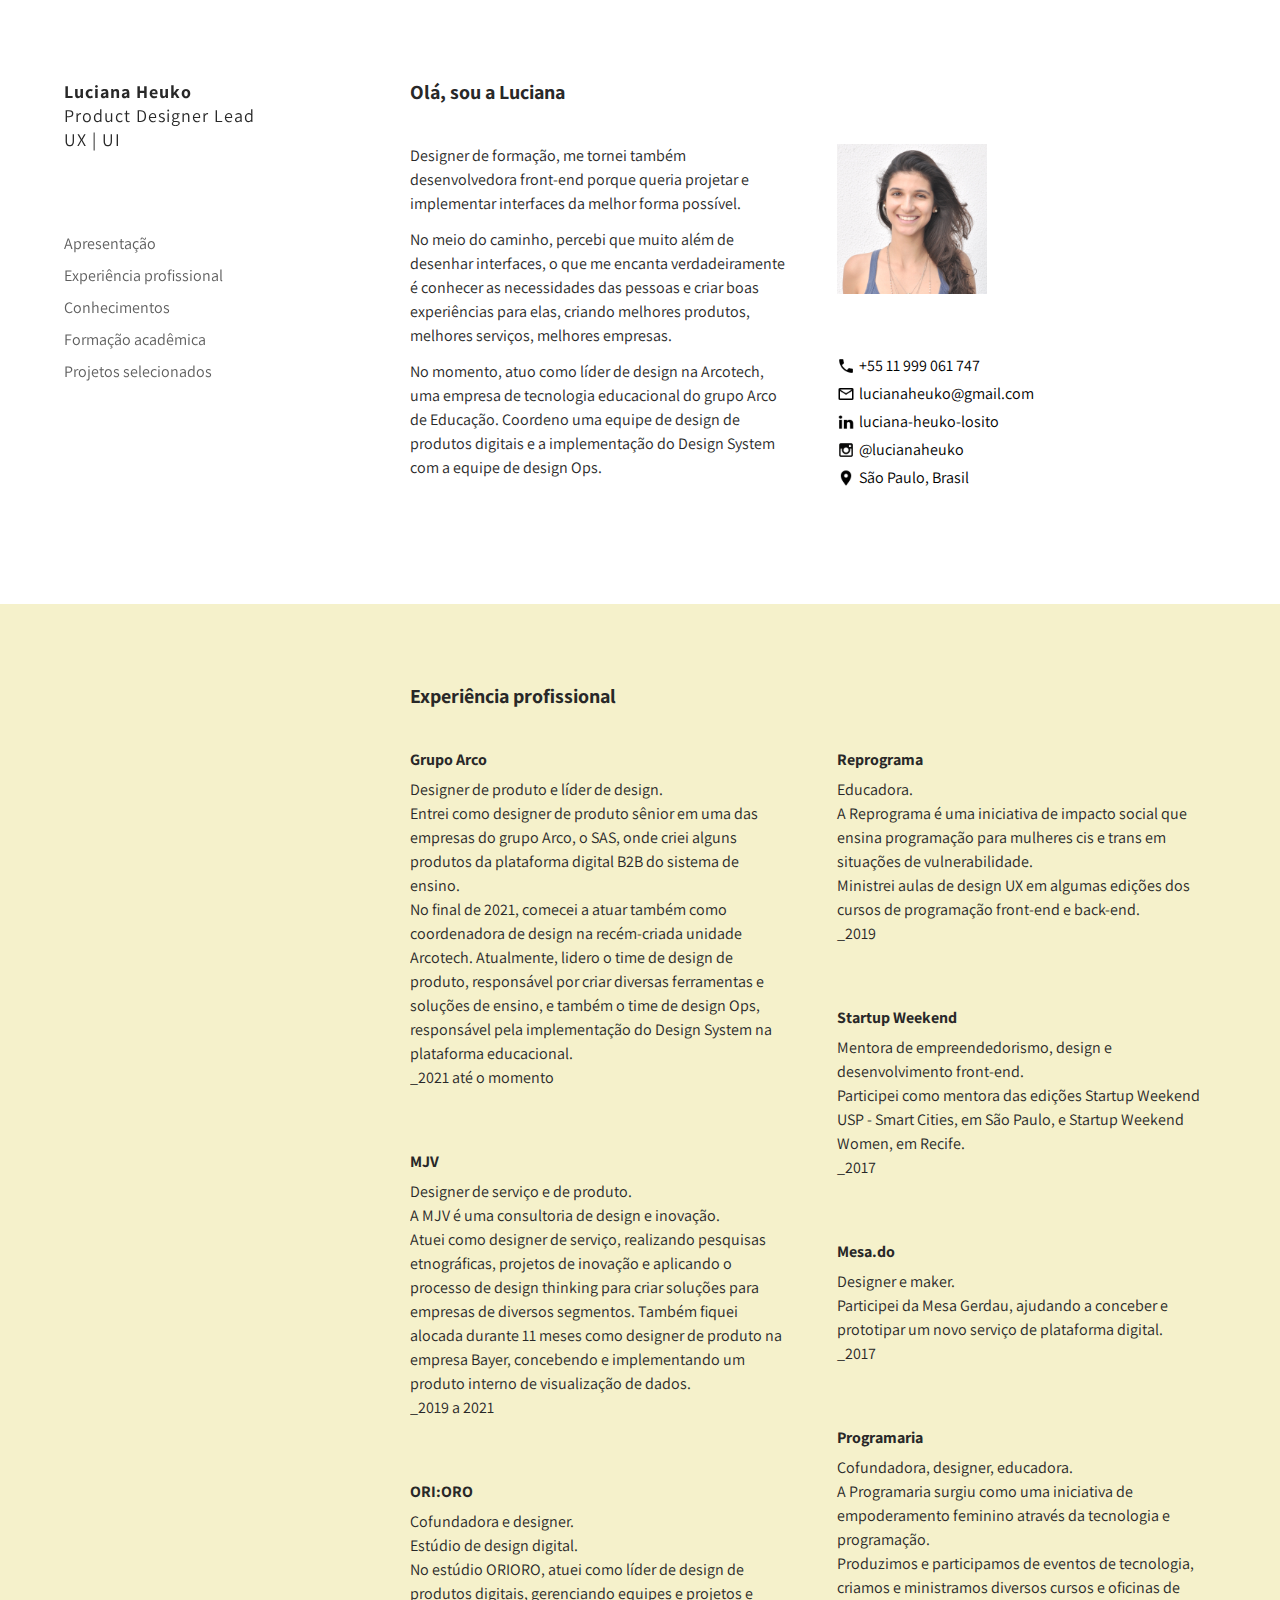
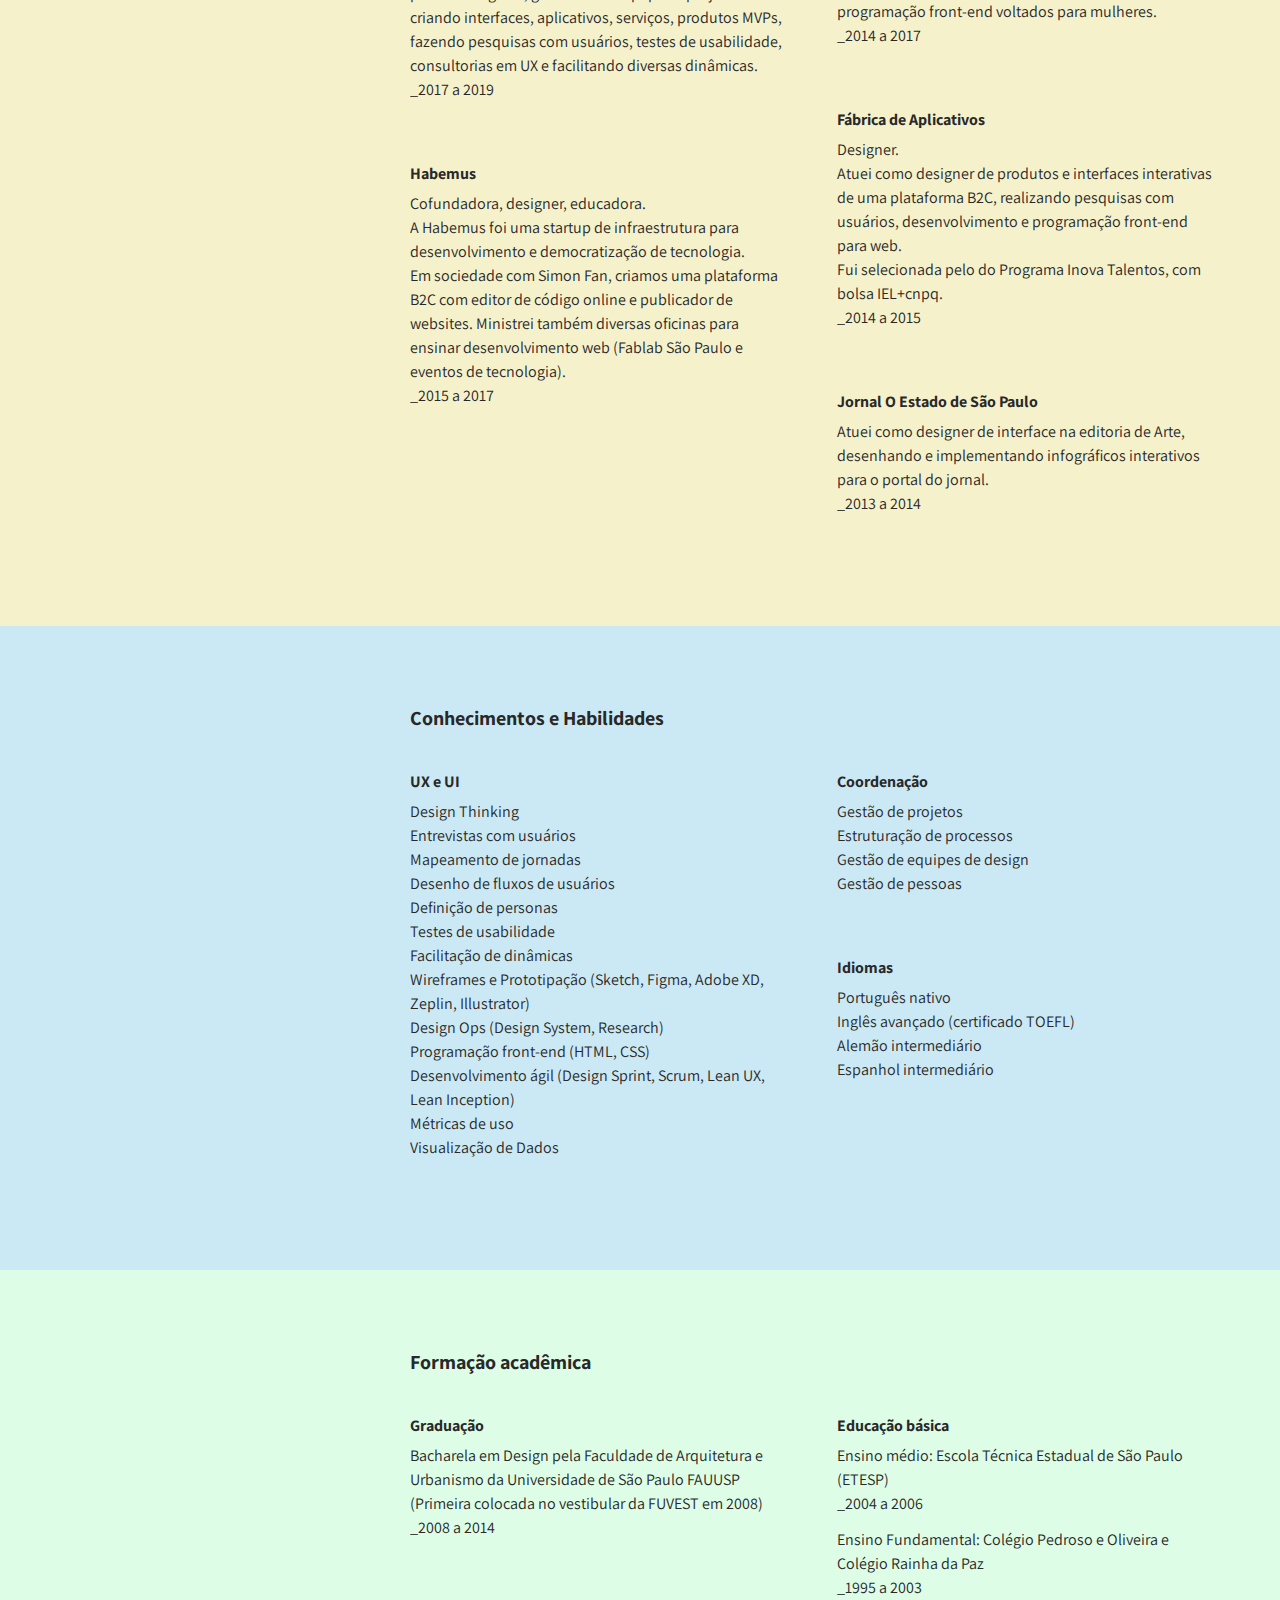
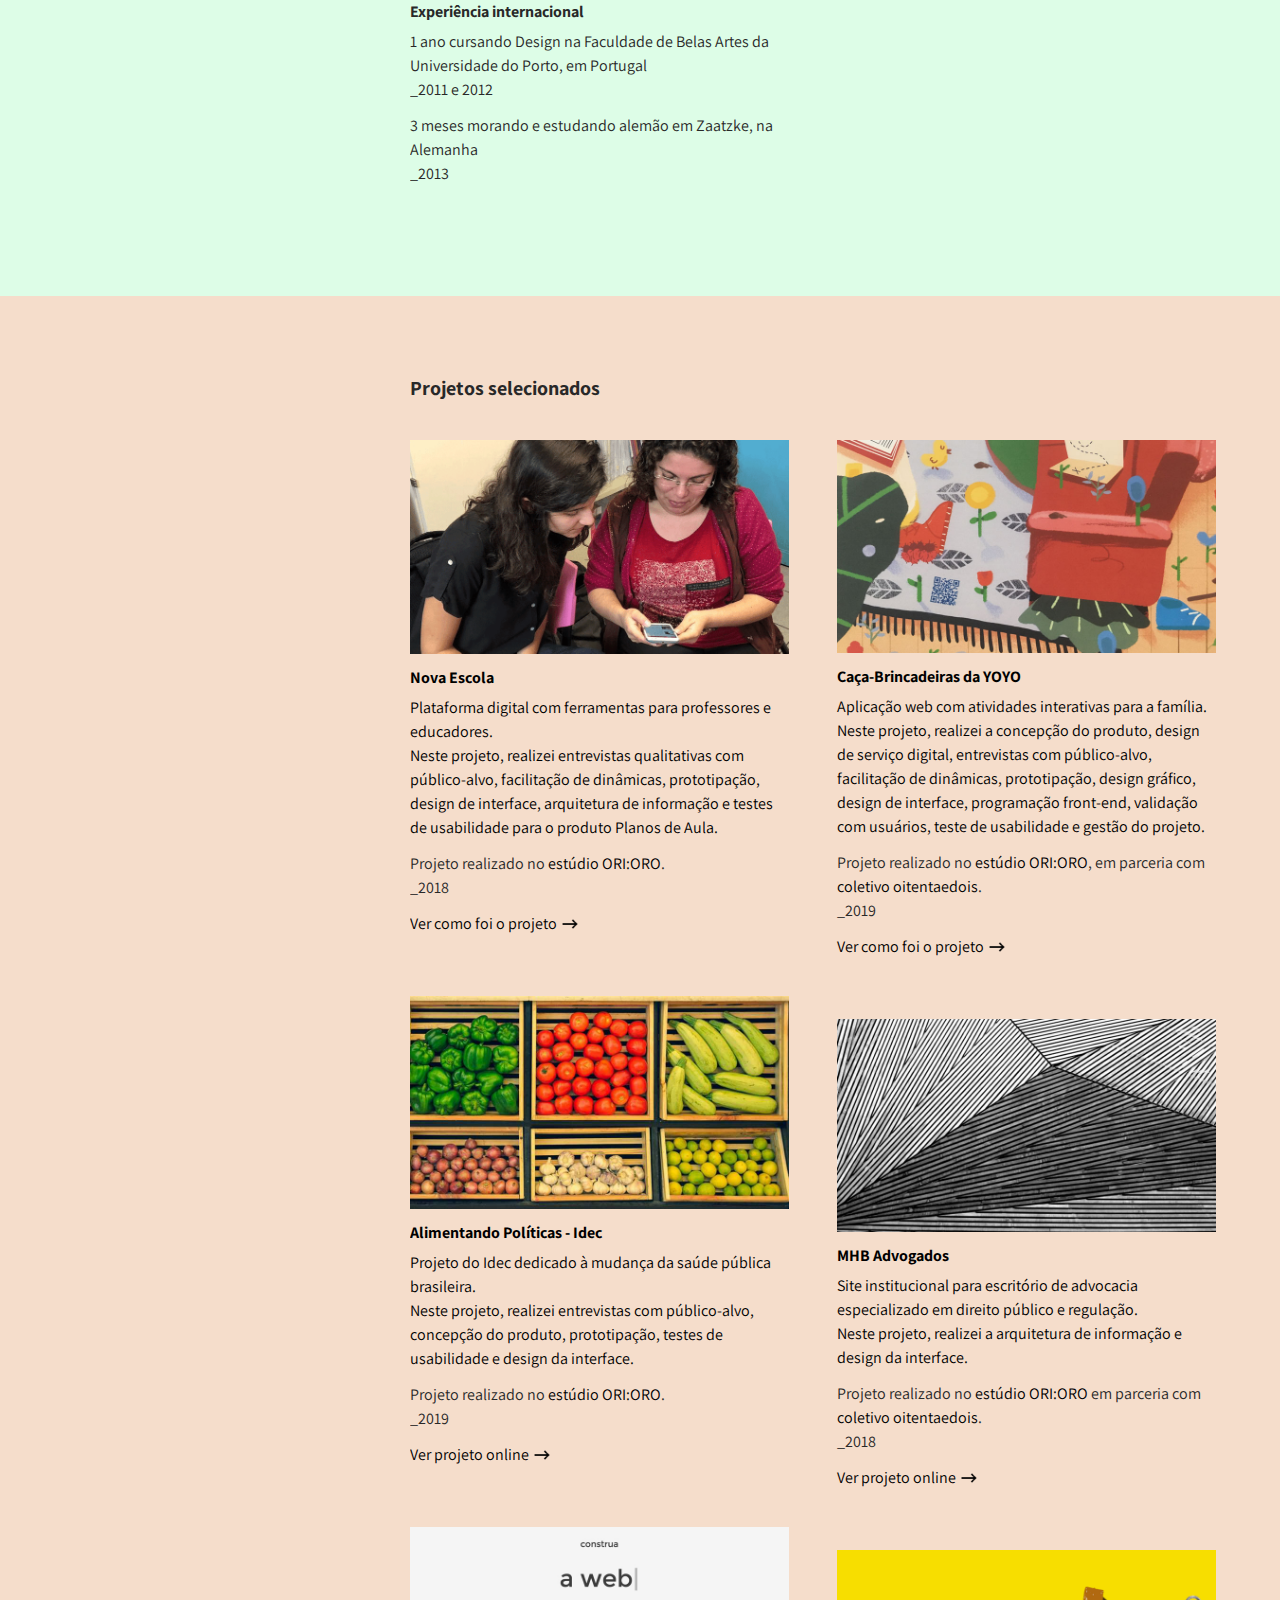
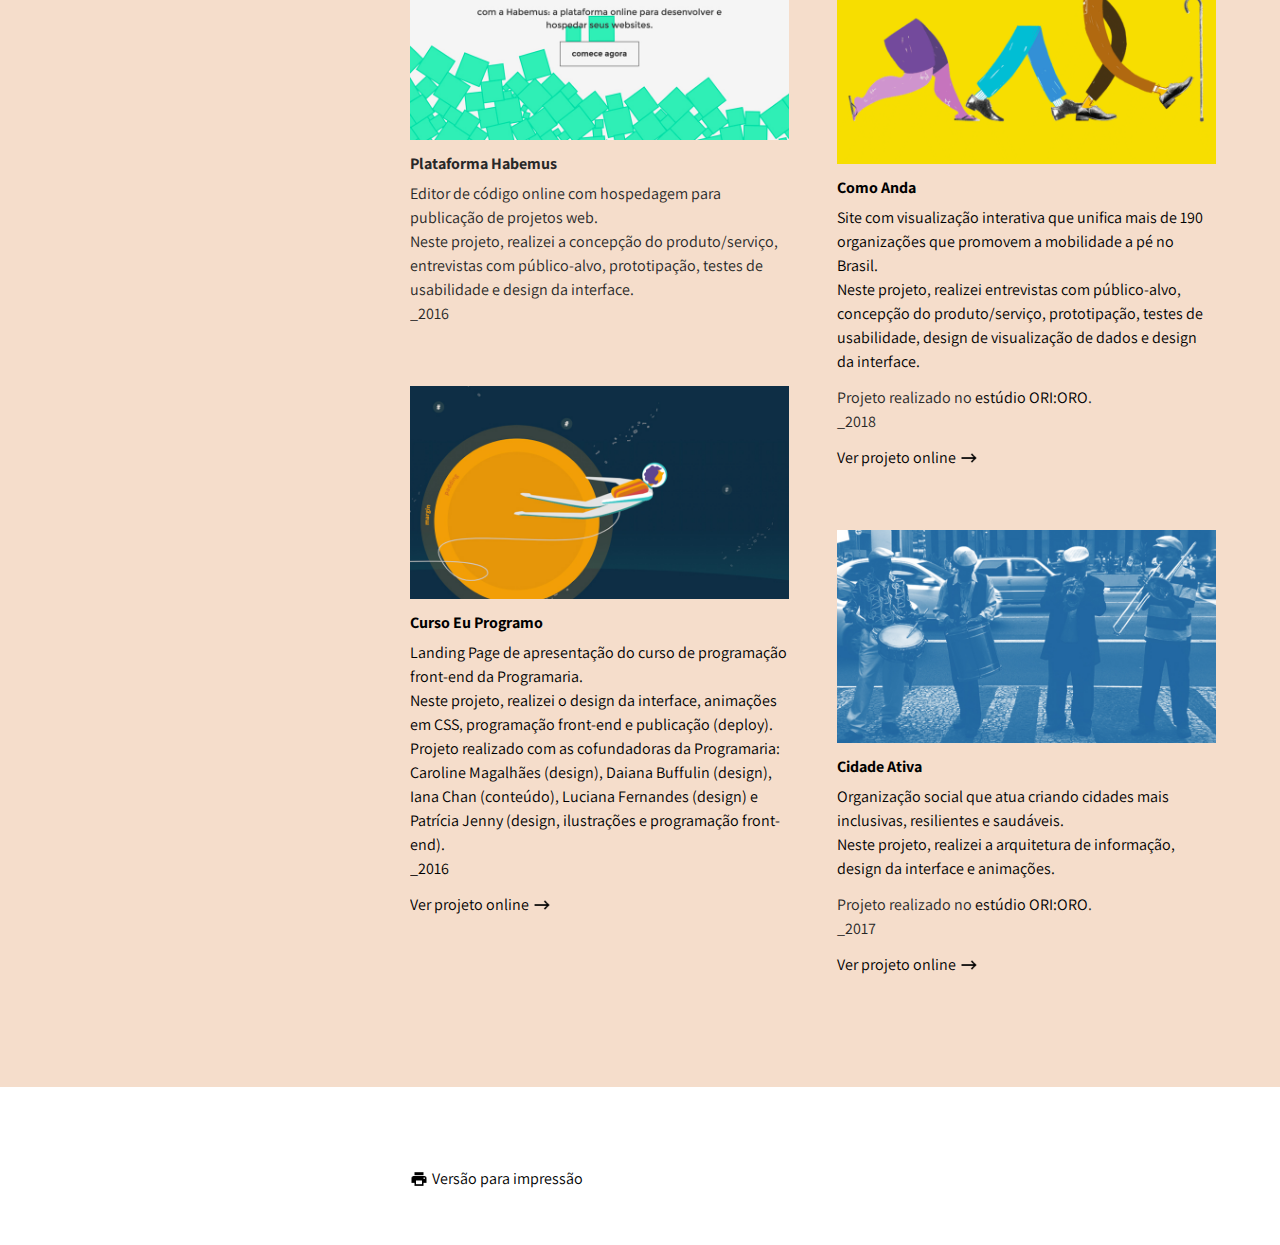
<file: index.html>
<!DOCTYPE html>
<html>
  <head>
    <meta charset="utf-8">
    <title>Luciana Heuko | Designer</title>
    <meta name="viewport" content="width=device-width, initial-scale=1">

    <meta property="og:title" content="Luciana Heuko | Designer">
    <meta property="og:description" content="Currículo e Portfolio.">
    <meta property="og:image" content="https://lucianaheuko.github.io/portfolio/resources/imagem-luciana-heuko.jpg">
    <meta property="og:url" content="https://lucianaheuko.github.io/portfolio/">

    <link href="https://fonts.googleapis.com/css?family=Assistant:400,700&display=swap" rel="stylesheet">

    <!-- ****** favicons do faviconit.com ****** -->
  	<link rel="shortcut icon" href="resources/favicon/favicon.ico">
  	<link rel="icon" sizes="16x16 32x32 64x64" href="resources/favicon/favicon.ico">
  	<link rel="icon" type="image/png" sizes="196x196" href="resources/favicon/favicon-192.png">
  	<link rel="icon" type="image/png" sizes="160x160" href="resources/favicon/favicon-160.png">
  	<link rel="icon" type="image/png" sizes="96x96" href="resources/favicon/favicon-96.png">
  	<link rel="icon" type="image/png" sizes="64x64" href="resources/favicon/favicon-64.png">
  	<link rel="icon" type="image/png" sizes="32x32" href="resources/favicon/favicon-32.png">
  	<link rel="icon" type="image/png" sizes="16x16" href="resources/favicon/favicon-16.png">
  	<link rel="apple-touch-icon" href="resources/favicon/favicon-57.png">
  	<link rel="apple-touch-icon" sizes="114x114" href="resources/favicon/favicon-114.png">
  	<link rel="apple-touch-icon" sizes="72x72" href="resources/favicon/favicon-72.png">
  	<link rel="apple-touch-icon" sizes="144x144" href="resources/favicon/favicon-144.png">
  	<link rel="apple-touch-icon" sizes="60x60" href="resources/favicon/favicon-60.png">
  	<link rel="apple-touch-icon" sizes="120x120" href="resources/favicon/favicon-120.png">
  	<link rel="apple-touch-icon" sizes="76x76" href="resources/favicon/favicon-76.png">
  	<link rel="apple-touch-icon" sizes="152x152" href="resources/favicon/favicon-152.png">
  	<link rel="apple-touch-icon" sizes="180x180" href="resources/favicon/favicon-180.png">
  	<meta name="msapplication-TileColor" content="#FFFFFF">
  	<meta name="msapplication-TileImage" content="resources/favicon/favicon-144.png">
  	<meta name="msapplication-config" content="resources/favicon/browserconfig.xml">
  	<!-- ****** favicons do faviconit.com ****** -->

    <link rel="stylesheet" href="style/reset.css">
    <link rel="stylesheet" href="style/style.css">
    <link rel="stylesheet" href="style/header.css">
    <link rel="stylesheet" href="style/column.css">

    <!-- Global site tag (gtag.js) - Google Analytics -->
    <script async src="https://www.googletagmanager.com/gtag/js?id=UA-152820750-1"></script>
    <script>
      window.dataLayer = window.dataLayer || [];
      function gtag(){dataLayer.push(arguments);}
      gtag('js', new Date());

      gtag('config', 'UA-152820750-1');
    </script>
  </head>
  <body>
    <div class="content-container">
      <header>
        <div class="fixed-content">
          <div class="identity">
            <strong>Luciana Heuko</strong><br>
            Product Designer Lead<br>
            UX | UI
          </div>
          <nav id="main-nav">
            <ul>
              <li><a href="#apresentacao" class="active">Apresentação</a></li>
              <li><a href="#experiencia-profissional">Experiência profissional</a></li>
              <li><a href="#conhecimentos-habilidades">Conhecimentos</a></li>
              <li><a href="#formacao-academica">Formação acadêmica</a></li>
              <li><a href="#projetos-selecionados">Projetos selecionados</a></li>
            </ul>
          </nav>
        </div>
      </header>
      <main id="main-content">
        <section id="apresentacao" class="bg-white">
          <h1>Olá, sou a Luciana</h1>
          <div class="columns">
            <div class="col-left">

              <div class="content-item">
                <p>
                  Designer de formação, me tornei também desenvolvedora front-end porque queria projetar e implementar interfaces da melhor forma possível.
                </p>
                <p>
                  No meio do caminho, percebi que muito além de desenhar interfaces, o que me encanta verdadeiramente é conhecer as necessidades das pessoas e criar boas experiências para elas, criando melhores produtos, melhores serviços, melhores empresas.
                </p>
                <p>
                  No momento, atuo como líder de design na Arcotech, uma empresa de tecnologia educacional do grupo Arco de Educação. Coordeno uma equipe de design de produtos digitais e a implementação do Design System com a equipe de design Ops.
                </p>
                <!-- <p>
                  Fui cofundadora e designer responsável do <a href="https://orioro.design/" target="_blank">estúdio ORI:ORO</a>. Ajudei empresas e empreendedores a imaginar, criar, melhorar, prototipar e validar produtos e serviços digitais, sempre com o objetivo de ver os usuários felizes. Também participei de iniciativas que apoiam a democratização e igualdade de gênero no meio da tecnologia.
                </p> -->

              </div>

            </div>
            <div class="col-right">

              <div class="content-item">
                <img src="resources/imagem-luciana-heuko.jpg" class="photo-luciana" alt="foto de luciana heuko">
              </div>

              <div class="content-item">
                <a href="tel:+5511999061747" class="has-image-left">
                  <img src="resources/phone.png" alt="phone">
                  +55 11 999 061 747
                </a><br>
                <a href="mailto:lucianaheuko@gmail.com" class="has-image-left">
                  <img src="resources/mail_outline.png" alt="e-mail">
                  lucianaheuko@gmail.com
                </a><br>
                <a href="https://www.linkedin.com/in/luciana-heuko-losito/" target="_blank" class="has-image-left">
                  <img src="resources/linkedin.png" alt="linkedin">
                  luciana-heuko-losito
                </a><br>
                <a href="https://www.instagram.com/lucianaheuko/" target="_blank" class="has-image-left">
                  <img src="resources/instagram.png" alt="instagram">
                  @lucianaheuko
                </a><br>
                <a href="https://www.google.com/maps/place/R.+Joel+Jorge+de+Melo,+192+-+Vila+Mariana,+S%C3%A3o+Paulo+-+SP,+04128-080/@-23.5978797,-46.6397526,15.7z/data=!4m13!1m7!3m6!1s0x94ce5a290fa984cd:0xe6824b3e26dd2921!2sVila+Mariana,+S%C3%A3o+Paulo+-+SP!3b1!8m2!3d-23.589702!4d-46.6346381!3m4!1s0x94ce5a330f803ce5:0xdd3854bc5cca6034!8m2!3d-23.5986186!4d-46.6338167" target="_blank" class="has-image-left">
                  <img src="resources/place.png" alt="instagram">
                  São Paulo, Brasil
                </a>
              </div>


            </div>

          </div>
        </section>

        <section id="experiencia-profissional" class="bg-yellow">
          <h1>Experiência profissional</h1>
          <div class="columns">
            <div class="col-left">

              <div class="content-item">
                <h2>Grupo Arco</h2>
                <p>
                  Designer de produto e líder de design.<br>
                  Entrei como designer de produto sênior em uma das empresas do grupo Arco, o SAS, onde criei alguns produtos da plataforma digital B2B do sistema de ensino.<br>
                  No final de 2021, comecei a atuar também como coordenadora de design na recém-criada unidade Arcotech. Atualmente, lidero o time de design de produto, responsável por criar diversas ferramentas e soluções de ensino, e também o time de design Ops, responsável pela implementação do Design System na plataforma educacional.<br>
                  _2021 até o momento
                </p>
              </div>

              <div class="content-item">
                <h2>MJV</h2>
                <p>
                  Designer de serviço e de produto.<br>
                  A MJV é uma consultoria de design e inovação.<br>
                  Atuei como designer de serviço, realizando pesquisas etnográficas, projetos de inovação e aplicando o processo de design thinking para criar soluções para empresas de diversos segmentos. Também fiquei alocada durante 11 meses como designer de produto na empresa Bayer, concebendo e implementando um produto interno de visualização de dados.<br>
                  _2019 a 2021
                </p>
              </div>

              <div class="content-item">
                <h2>ORI:ORO</h2>
                <p>
                  Cofundadora e designer.<br>
                  Estúdio de design digital.<br>
                  No estúdio ORIORO, atuei como líder de design de produtos digitais, gerenciando equipes e projetos e criando interfaces, aplicativos, serviços, produtos MVPs, fazendo pesquisas com usuários, testes de usabilidade, consultorias em UX e facilitando diversas dinâmicas.<br>
                  _2017 a 2019
                </p>
              </div>

              <div class="content-item">
                <h2>Habemus</h2>
                <p>
                  Cofundadora, designer, educadora.<br>
                  A Habemus foi uma startup de infraestrutura para desenvolvimento e democratização de tecnologia.<br>
                  Em sociedade com Simon Fan, criamos uma plataforma B2C com editor de código online e publicador de websites. Ministrei também diversas oficinas para ensinar desenvolvimento web (Fablab São Paulo e eventos de tecnologia).<br>
                  _2015 a 2017
                </p>
              </div>

            </div>
            <div class="col-right">

              <div class="content-item">
                <h2>Reprograma</h2>
                <p>
                  Educadora.<br>
                  A Reprograma é uma iniciativa de impacto social que ensina programação para mulheres cis e trans em situações de vulnerabilidade.<br>
                  Ministrei aulas de design UX em algumas edições dos cursos de programação front-end e back-end.<br>
                  _2019
                </p>
              </div>

              <div class="content-item">
                <h2>Startup Weekend</h2>
                <p>
                  Mentora de empreendedorismo, design e desenvolvimento front-end.<br>
                  Participei como mentora das edições Startup Weekend USP - Smart Cities,  em São Paulo, e Startup Weekend Women, em Recife.<br>
                  _2017
                </p>
              </div>

              <div class="content-item">
                <h2>Mesa.do</h2>
                <p>
                  Designer e maker.<br>
                  Participei da Mesa Gerdau, ajudando a conceber e prototipar um novo serviço de plataforma digital.<br>
                  _2017
                </p>
              </div>

              <div class="content-item">
                <h2>Programaria</h2>
                <p>
                  Cofundadora, designer, educadora.<br>
                  A Programaria surgiu como uma iniciativa de empoderamento feminino através da tecnologia e programação.<br>
                  Produzimos e participamos de eventos de tecnologia, criamos e ministramos diversos cursos e oficinas de programação front-end voltados para mulheres.<br>
                  _2014 a 2017
                </p>
              </div>

              <div class="content-item">
                <h2>Fábrica de Aplicativos</h2>
                <p>
                  Designer.<br>
                  Atuei como designer de produtos e interfaces interativas de uma plataforma B2C, realizando pesquisas com usuários, desenvolvimento e programação front-end para web.<br>
                  Fui selecionada pelo do Programa Inova Talentos, com bolsa IEL+cnpq.<br>
                  _2014 a 2015
                </p>
              </div>

              <div class="content-item">
                <h2>Jornal O Estado de São Paulo</h2>
                <p>
                  Atuei como designer de interface na editoria de Arte, desenhando e implementando infográficos interativos para o portal do jornal.<br>
                  _2013 a 2014
                </p>
              </div>
            </div>
          </div>
        </section>

        <section id="conhecimentos-habilidades" class="bg-blue">
          <h1>Conhecimentos e Habilidades</h1>
          <div class="columns">
            <div class="col-left">

              <div class="content-item">
                <h2>UX e UI</h2>
                <p>
                  Design Thinking<br>
                  Entrevistas com usuários<br>
                  Mapeamento de jornadas<br>
                  Desenho de fluxos de usuários<br>
                  Definição de personas<br>
                  Testes de usabilidade<br>
                  Facilitação de dinâmicas<br>
                  Wireframes e Prototipação (Sketch, Figma, Adobe XD, Zeplin, Illustrator)<br>
                  Design Ops (Design System, Research)<br>
                  Programação front-end (HTML, CSS)<br>
                  Desenvolvimento ágil (Design Sprint, Scrum, Lean UX, Lean Inception)<br>
                  Métricas de uso<br>
                  Visualização de Dados
                </p>
              </div>

            </div>

            <div class="col-right">

              <div class="content-item">
                <h2>Coordenação</h2>
                <p>
                  Gestão de projetos<br>
                  Estruturação de processos<br>
                  Gestão de equipes de design<br>
                  Gestão de pessoas<br>
                </p>
              </div>

              <div class="content-item">
                <h2>Idiomas</h2>
                <p>
                  Português nativo<br>
                  Inglês avançado (certificado TOEFL)<br>
                  Alemão intermediário<br>
                  Espanhol intermediário
                </p>
              </div>
          </div>
        </section>

        <section id="formacao-academica" class="bg-green">
          <div class="content">
            <h1>Formação acadêmica</h1>
            <div class="columns">
              <div class="col-left">

                <div class="content-item">
                  <h2>Graduação</h2>
                  <p>
                    Bacharela em Design pela Faculdade de Arquitetura e Urbanismo da Universidade de São Paulo FAUUSP<br>
                    (Primeira colocada no vestibular da FUVEST em 2008)<br>
                    _2008 a 2014
                  </p>
                </div>

                <div class="content-item">
                  <h2>Experiência internacional</h2>
                  <p>
                    1 ano cursando Design na Faculdade de Belas Artes da Universidade do Porto, em Portugal<br>
                    _2011 e 2012
                  </p>
                  <p>
                    3 meses morando e estudando alemão em Zaatzke, na Alemanha<br>
                    _2013
                  </p>
                </div>
              </div>
              <div class="col-right">

                <div class="content-item">
                  <h2>Educação básica</h2>
                  <p>
                    Ensino médio: Escola Técnica Estadual de São Paulo (ETESP)<br>
                    _2004 a 2006
                  </p>
                  <p>
                    Ensino Fundamental: Colégio Pedroso e Oliveira e Colégio Rainha da Paz<br>
                    _1995 a 2003
                  </p>
                </div>
              </div>
            </div>
          </div>
        </section>

        <section id="projetos-selecionados" class="bg-orange">
          <h1>Projetos selecionados</h1>
          <div class="columns">
            <div class="col-left">

              <!-- <div class="content-item">
                <img src="resources/projetos/yoyo/yoyo-thumb-2.jpg" alt="Projeto Caça-Brincadeiras da YOYO">
                <h2>Caça-Brincadeiras da YOYO</h2>
                <p>
                  Aplicação web com atividades interativas para a família.<br>
                  Neste projeto, realizei a concepção do produto, design de serviço digital, pesquisa/entrevistas com público-alvo, facilitação de dinâmicas, prototipação, design gráfico, design de interface, programação front-end, validação com usuários, teste de usabilidade e gestão do projeto.<br>
                  Projeto realizado no <a href="https://orioro.design/" target="_blank">estúdio ORI:ORO</a>, em parceria com <a href="http://www.oitentaedois.com/" target="_blank">coletivo oitentaedois</a>.<br>
                  _2019<br>
                  <a href="projetos/projeto-yoyo.html" class="project-link has-image-right">
                    Ver como foi o projeto
                    <img src="resources/arrow-next.png" alt="seta próximo">
                  </a>
                </p>
              </div> -->

              <div class="content-item">
                <a href="projetos/projeto-nova-escola.html" class="content-item-link">
                  <img src="resources/projetos/nova-escola/nova-escola-entrevista-professora-teste-usabilidade_capa.png" alt="Projeto Nova Escola">
                  <h2>Nova Escola</h2>
                  <p>
                    Plataforma digital com ferramentas para professores e educadores.<br>
                    Neste projeto, realizei entrevistas qualitativas com público-alvo, facilitação de dinâmicas, prototipação, design de interface, arquitetura de informação e testes de usabilidade para o produto Planos de Aula.
                </a>
                <p>
                  Projeto realizado no <a href="https://orioro.design/" target="_blank">estúdio ORI:ORO</a>.<br>
                  _2018<br>
                </p>
                <a href="projetos/projeto-nova-escola.html" class="project-link has-image-right">
                  Ver como foi o projeto
                  <img src="resources/arrow-next.png" alt="">
                </a>
              </div>

              <div class="content-item">
                <a href="http://alimentandopoliticas.org.br/" target="_blank" class="content-item-link">
                  <img src="resources/projetos/alimentando-politicas/alimentando-politicas-thumb.jpg" alt="Projeto Alimentando Políticas - Idec">
                  <h2>Alimentando Políticas - Idec</h2>
                  <p>
                    Projeto do Idec dedicado à mudança da saúde pública brasileira.
                  <br>
                    Neste projeto, realizei entrevistas com público-alvo, concepção do produto, prototipação, testes de usabilidade e design da interface.
                  </p>
                </a>
                <p>
                  Projeto realizado no <a href="https://orioro.design/" target="_blank">estúdio ORI:ORO</a>.<br>
                  _2019
                </p>
                <a href="http://alimentandopoliticas.org.br/" target="_blank" class="project-link has-image-right">
                  Ver projeto online
                  <img src="resources/arrow-next.png" alt="seta próximo">
                </a>
              </div>

              <!-- <div class="content-item">
                <a href="https://azmina.com.br/" target="_blank" class="content-item-link">
                  <img src="resources/projetos/azmina/azmina-thumb-2.jpg" alt="Projeto AzMina">
                  <h2>AzMina</h2>
                  <p>
                    Plataforma digital com jornalismo e ferramentas pela igualdade de gênero.
                  <br>
                    Neste projeto, realizei a arquitetura de informação e design da interface.
                  </p>
                </a>
                <p>
                  Projeto realizado no <a href="https://orioro.design/" target="_blank">estúdio ORI:ORO</a>, em parceria com <a href="https://larissaribeiro.com/" target="_blank">Larissa Ribeiro</a>.<br>
                  _2018<br>
                </p>
                <a href="https://azmina.com.br/" target="_blank" class="project-link has-image-right">
                  Ver projeto online
                  <img src="resources/arrow-next.png" alt="seta próximo">
                </a>
              </div> -->

              <!-- <div class="content-item">
                <a href="http://faculdaderudolfsteiner.com.br/" target="_blank" class="content-item-link">
                  <img src="resources/projetos/frs/faculdade-rudolf-thumb.png" alt="Projeto Faculdade Rudolf Steiner">
                  <h2>Faculdade Rudolf Steiner</h2>
                  <p>
                    Site institucional da faculdade.
                  <br>
                    Neste projeto, realizei a arquitetura de informação e design da interface.
                  </p>
                </a>
                <p>
                  Projeto realizado no <a href="https://orioro.design/" target="_blank">estúdio ORI:ORO</a>.<br>
                  _2017
                </p>
                <a href="http://faculdaderudolfsteiner.com.br/" target="_blank" class="project-link has-image-right">
                  Ver projeto online
                  <img src="resources/arrow-next.png" alt="seta próximo">
                </a>
              </div> -->

              <div class="content-item">
                <img src="resources/projetos/habemus/habemus-thumb.jpg" alt="Projeto Plataforma Habemus">
                <h2>Plataforma Habemus</h2>
                <p>
                  Editor de código online com hospedagem para publicação de projetos web.<br>
                  Neste projeto, realizei a concepção do produto/serviço, entrevistas com público-alvo, prototipação, testes de usabilidade e design da interface.<br>
                  _2016<br>
                  <!-- <a href="projetos/projeto-habemus.html" class="project-link has-image-right">
                    Ver projeto
                    <img src="resources/arrow-next.png" alt="">
                  </a> -->
                </p>
              </div>

              <div class="content-item">
                <a href="https://www.programaria.org/cursos/euprogramo/" target="_blank" class="content-item-link">
                  <img src="resources/projetos/eu-programo/eu-programo-thumb.jpg" alt="Projeto Curso Eu Programo">
                  <h2>Curso Eu Programo</h2>
                  <p>
                    Landing Page de apresentação do curso de programação front-end da Programaria.<br>
                    Neste projeto, realizei o design da interface, animações em CSS, programação front-end e publicação (deploy).<br>
                    Projeto realizado com as cofundadoras da Programaria: Caroline Magalhães (design), Daiana Buffulin (design), Iana Chan (conteúdo), Luciana Fernandes (design) e Patrícia Jenny (design, ilustrações e programação front-end).<br>
                    _2016
                  </p>
                </a>
                <a href="https://www.programaria.org/cursos/euprogramo/" target="_blank" class="project-link has-image-right">
                  Ver projeto online
                  <img src="resources/arrow-next.png" alt="seta próximo">
                </a>
              </div>

            </div>

            <div class="col-right">

              <div class="content-item">
                <a href="projetos/projeto-yoyo.html" class="content-item-link">
                  <img src="resources/projetos/yoyo/yoyo-thumb-2.jpg" alt="Projeto Caça-Brincadeiras da YOYO">
                  <h2>Caça-Brincadeiras da YOYO</h2>
                  <p>
                    Aplicação web com atividades interativas para a família.
                    <br>
                    Neste projeto, realizei a concepção do produto, design de serviço digital, entrevistas com público-alvo, facilitação de dinâmicas, prototipação, design gráfico, design de interface, programação front-end, validação com usuários, teste de usabilidade e gestão do projeto.
                  </p>
                </a>
                <p>
                  Projeto realizado no <a href="https://orioro.design/" target="_blank">estúdio ORI:ORO</a>, em parceria com <a href="http://www.oitentaedois.com/" target="_blank">coletivo oitentaedois</a>.<br>
                  _2019
                </p>
                <a href="projetos/projeto-yoyo.html" class="project-link has-image-right">
                  Ver como foi o projeto
                  <img src="resources/arrow-next.png" alt="seta próximo">
                </a>
              </div>

              <!-- <div class="content-item">
                <a href="https://constellation.com.br/" target="_blank" class="content-item-link">
                  <img src="resources/projetos/constellation/constellation-thumb.jpg" alt="Projeto Constellation">
                  <h2>Constellation</h2>
                  <p>
                    Site institucional da gestora de investimentos.<br>
                    Neste projeto, realizei o design da interface e animações.
                  </p>
                </a>
                <p>
                  Projeto realizado no <a href="https://orioro.design/" target="_blank">estúdio ORI:ORO</a>, em parceria com <a href="https://marcascomsal.com/" target="_blank">Marcas com SAL</a>.<br>
                  _2019
                </p>
                <a href="https://constellation.com.br/" target="_blank" class="project-link has-image-right">
                  Ver projeto online
                  <img src="resources/arrow-next.png" alt="seta próximo">
                </a>
              </div> -->

              <div class="content-item">
                <a href="https://mhba.com.br/" target="_blank" class="content-item-link">
                  <img src="resources/projetos/mhb/mhb-thumb-2.jpg" alt="Projeto MHB Advogados">
                  <h2>MHB Advogados</h2>
                  <p>
                    Site institucional para escritório de advocacia especializado em direito público e regulação.<br>
                    Neste projeto, realizei a arquitetura de informação e design da interface.
                  </p>
                </a>
                <p>
                  Projeto realizado no <a href="https://orioro.design/" target="_blank">estúdio ORI:ORO</a> em parceria com <a href="http://www.oitentaedois.com/" target="_blank">coletivo oitentaedois</a>.<br>
                  _2018
                </p>
                <a href="https://mhba.com.br/" target="_blank" class="project-link has-image-right">
                  Ver projeto online
                  <img src="resources/arrow-next.png" alt="seta próximo">
                </a>
              </div>

              <div class="content-item">
                <a href="https://comoanda.org.br/" target="_blank" class="content-item-link">
                  <img src="resources/projetos/como-anda/como-anda-thumb.png" alt="Projeto Como Anda">
                  <h2>Como Anda</h2>
                  <p>
                    Site com visualização interativa que unifica mais de 190 organizações que promovem a mobilidade a pé no Brasil.<br>
                    Neste projeto, realizei entrevistas com público-alvo, concepção do produto/serviço, prototipação, testes de usabilidade, design de visualização de dados e design da interface.
                  </p>
                </a>
                <p>
                  Projeto realizado no <a href="https://orioro.design/" target="_blank">estúdio ORI:ORO</a>.<br>
                  _2018
                </p>
                <a href="https://comoanda.org.br/" target="_blank" class="project-link has-image-right">
                  Ver projeto online
                  <img src="resources/arrow-next.png" alt="seta próximo">
                </a>
              </div>

              <div class="content-item">
                <a href="https://cidadeativa.org/" target="_blank" class="content-item-link">
                  <img src="resources/projetos/cidade-ativa/cidade-ativa-thumb-2.jpg" alt="Projeto Cidade Ativa">
                  <h2>Cidade Ativa</h2>
                  <p>
                    Organização social que atua criando cidades mais inclusivas, resilientes e saudáveis.<br>
                    Neste projeto, realizei a arquitetura de informação, design da interface e animações.
                  </p>
                </a>
                <p>
                  Projeto realizado no <a href="https://orioro.design/" target="_blank">estúdio ORI:ORO</a>.<br>
                  _2017
                </p>
                <a href="https://cidadeativa.org/" target="_blank" class="project-link has-image-right">
                  Ver projeto online
                  <img src="resources/arrow-next.png" alt="seta próximo">
                </a>
              </div>

            </div>
          </div>
        </section>
        <footer>
          <a href="javascript:window.print()" class="has-image-left">
            <img src="resources/print.png" alt="imprima o currículo">
            Versão para impressão
          </a>
        </footer>

        <section class="info-print">
          <p>
            Versão gerada automaticamente a partir do portfolio online disponível em:<br>
            https://lucianaheuko.github.io/portfolio/
          </p>
        </section>

      </main>
    </div>

    <script type="text/javascript" src="script/jquery-3.3.1.min.js"></script>
    <script type="text/javascript" src="script/script.js"></script>
    <script type="text/javascript" src="script/smooth-scroll.js"></script>
  </body>
</html>
</file>
<file: style/style.css>
body {
  font-family: 'Assistant', sans-serif;
  font-size: 16px;
  line-height: 1.5;
  color: #282828;
  font-weight: 400;
  width: 100%;
  overflow-x: hidden;
}

strong {
  font-weight: 700;
}

section,
footer {
  padding-top: 80px; /* muda no media */
  padding-bottom: 50px; /* 80-30 from content-item */
  position: relative;
  z-index: 2;
}

section::before {
  content: '';
  /* width: calc((100vw - 1200px) / 2 + 360px); */
  width: calc(100vw /2);
  position: absolute;
  background-color: inherit;
  top: 0;
  bottom: 0;
  right: calc(100%);
}

section::after {
  content: '';
  width: calc(100vw /2);
  position: absolute;
  background-color: inherit;
  top: 0;
  bottom: 0;
  left: calc(100%);
  z-index: -1;
}

@media (max-width: 700px)
{
  section {
    padding-top: 60px; /* em vez de 80px */
    padding-bottom: 30px; /* em vez de 50px */
  }

  section::before {
    width: calc((100vw - 100%) /2);
  }

  section::after {
    width: calc((100vw - 100%) /2);
  }
}

section.bg-white {
  background-color: white;
}
section.bg-yellow {
  background-color: #F5F1CB;
}
section.bg-blue {
  background-color: #CBE8F5;
}
section.bg-orange {
  background-color: #F5DDCB;
}
section.bg-green {
  background-color: #DDFDE7;
}
section.bg-purple {
  background-color: #F6DAF3;
}

h1 {
  font-size: 20px;
  line-height: 1.2;
  font-weight: 700;
  margin-bottom: 40px; /* muda no media */
}

h2 {
  font-weight: 700;
  margin-bottom: 6px;
}

.content-item {
  margin-bottom: 60px;
}

p {
  margin-bottom: 12px;
}

a {
  text-decoration: none;
  /* color: #282828; */
  color: black;
}

a.content-item-link {
  text-decoration: none;
}

a.content-item-link img {
  -webkit-transition: -webkit-box-shadow linear 0.3s;
  transition: -webkit-box-shadow linear 0.3s;
  -o-transition: box-shadow linear 0.3s;
  transition: box-shadow linear 0.3s;
  transition: box-shadow linear 0.3s, -webkit-box-shadow linear 0.3s;
}

a.content-item-link:hover img {
  -webkit-box-shadow: 3px 3px 5px 0px rgba(0,0,0,0.2);
  box-shadow: 3px 3px 5px 0px rgba(0,0,0,0.2);
}

@media (max-width: 700px)
{
  h1 {
    margin-bottom: 30px; /* em vez de 40px */
  }
  a {
    text-decoration: underline;
  }
}

a:hover,
a:active
 {
  text-decoration: underline;
}

.content-item img {
  width: 100%;
  display: block;
  margin-bottom: 12px;
}

.has-image-left,
.has-image-right {
  display: -webkit-inline-box;
  display: -ms-inline-flexbox;
  display: inline-flex;
  -webkit-box-orient: horizontal;
  -webkit-box-direction: normal;
      -ms-flex-direction: row;
          flex-direction: row;
  -webkit-box-align: center;
      -ms-flex-align: center;
          align-items: center;
  -webkit-box-pack: start;
      -ms-flex-pack: start;
          justify-content: flex-start;
}

.has-image-left img {
  width: 18px;
  margin-right: 4px;
  margin-bottom: 0;
}

.has-image-right img {
  width: 18px;
  margin-left: 4px;
  margin-bottom: 0;
  -webkit-transition: -webkit-transform ease 0.3s;
  transition: -webkit-transform ease 0.3s;
  -o-transition: transform ease 0.3s;
  transition: transform ease 0.3s;
  transition: transform ease 0.3s, -webkit-transform ease 0.3s;
}

.has-image-right:hover img {
  -webkit-transform: translateX(8px);
      -ms-transform: translateX(8px);
          transform: translateX(8px);
}

.photo-luciana {
  width: 40%;
  min-width: 100px;
  max-width: 150px;
}

.info-print {
  display: none;
}

@media print {
  body {
    font-size: 10.5pt;
  }
  section,
  footer {
    padding-top: 10mm;
    padding-bottom: 5mm;
  }
  section,
  section.bg-white,
  section.bg-yellow,
  section.bg-blue,
  section.bg-green,
  section.bg-purple,
  section.bg-orange {
    background-color: transparent;
  }

  section {
    border-bottom: 1pt solid #5F5F5F;
  }

  .content-item {
    margin-bottom: 7mm;
  }
  h1 {
    font-size: 14pt;
    margin-bottom: 6mm;
  }
  h2 {
    margin-bottom: 1.5mm;
  }
  p {
    margin-bottom: 3mm;
  }
  #projetos-selecionados img,
  #projetos-selecionados .project-link,
  footer {
    display: none;
  }

  .info-print {
    display: block;
    border-bottom: none;
  }
}
</file>
<file: style/header.css>
header .fixed-content {
  position: fixed; /* muda no media */
  z-index: 3;
}

header .identity {
  font-size: 18px;
  line-height: 24px;
  letter-spacing: 1px;
  margin-bottom: 80px; /* muda no media */
}

@media (max-width: 700px)
{
  header .fixed-content {
    position: static;
  }
  header .identity {
    margin-bottom: 60px;
  }
}

header nav li {
  margin-bottom: 8px;
}

header nav li:last-child {
  margin-bottom: 0;
}

header nav a {
  position: relative;
  z-index: 2;
  color: #5F5F5F;
  text-decoration: none;
}

header nav a.active {
  font-weight: 700;
  border-bottom: 1px solid #282828;
  color: #282828;
}

header nav a:hover {
  text-decoration: none;
}

header nav a::before {
  content: '';
  width: 0;
  height: 100%;
  border-bottom: 1px solid #C8C8C8;
  z-index: -1;
  position: absolute;
  top: 0;
  left: 0;
  -webkit-transition: width ease 0.4s;
  -o-transition: width ease 0.4s;
  transition: width ease 0.4s;
}

header nav a:hover::before,
header nav a.active {
  width: 100%;
}

@media print {
  #main-nav {
    display: none;
  }
  header .identity {
    margin-bottom: 0;
  }
}
</file>
<file: style/column.css>
.content-container {
  width: 90%;
  max-width: 1200px;
  margin: 0 auto;

  display: -webkit-box;

  display: -ms-flexbox;

  display: flex;
  -webkit-box-orient: horizontal;
  -webkit-box-direction: normal;
      -ms-flex-direction: row;
          flex-direction: row; /* muda no media */
  -webkit-box-align: start;
      -ms-flex-align: start;
          align-items: flex-start;
  -webkit-box-pack: justify;
      -ms-flex-pack: justify;
          justify-content: space-between;
}

header {
  position: relative;
  margin-top: 80px; /* muda no media */
  width: 30%; /* muda no media */
}

main {
  width: 70%; /* muda no media */
}

@media (max-width: 700px)
{
  .content-container {
    -webkit-box-orient: vertical;
    -webkit-box-direction: normal;
        -ms-flex-direction: column;
            flex-direction: column; /* em vez de row */
  }

  header {
    margin-top: 60px; /* em vez de 80px */
    width: 100%; /* em vez de 30% */
  }

  main {
    width: 100%; /* em vez de 30% */
  }
}

.columns {
  display: -webkit-box;
  display: -ms-flexbox;
  display: flex;
  -webkit-box-orient: horizontal;
  -webkit-box-direction: normal;
      -ms-flex-direction: row;
          flex-direction: row;
  -webkit-box-align: start;
      -ms-flex-align: start;
          align-items: flex-start;
  -webkit-box-pack: justify;
      -ms-flex-pack: justify;
          justify-content: space-between;
}

.columns .col-left {
  width: 47%;
  margin-right: 6%;
  /* background-color: rgba(22,22,22, 0.1); */
}

.columns .col-right {
  width: 47%;
  /* background-color: rgba(22,22,22, 0.1); */
}

@media (max-width: 500px)
{
  .columns {
    -webkit-box-orient: vertical;
    -webkit-box-direction: normal;
        -ms-flex-direction: column;
            flex-direction: column; /* em vez de row */
  }
  .columns .col-left {
    width: 100%;
    margin-right: 0;
  }
  .columns .col-right {
    width: 100%;
  }
}
</file>
